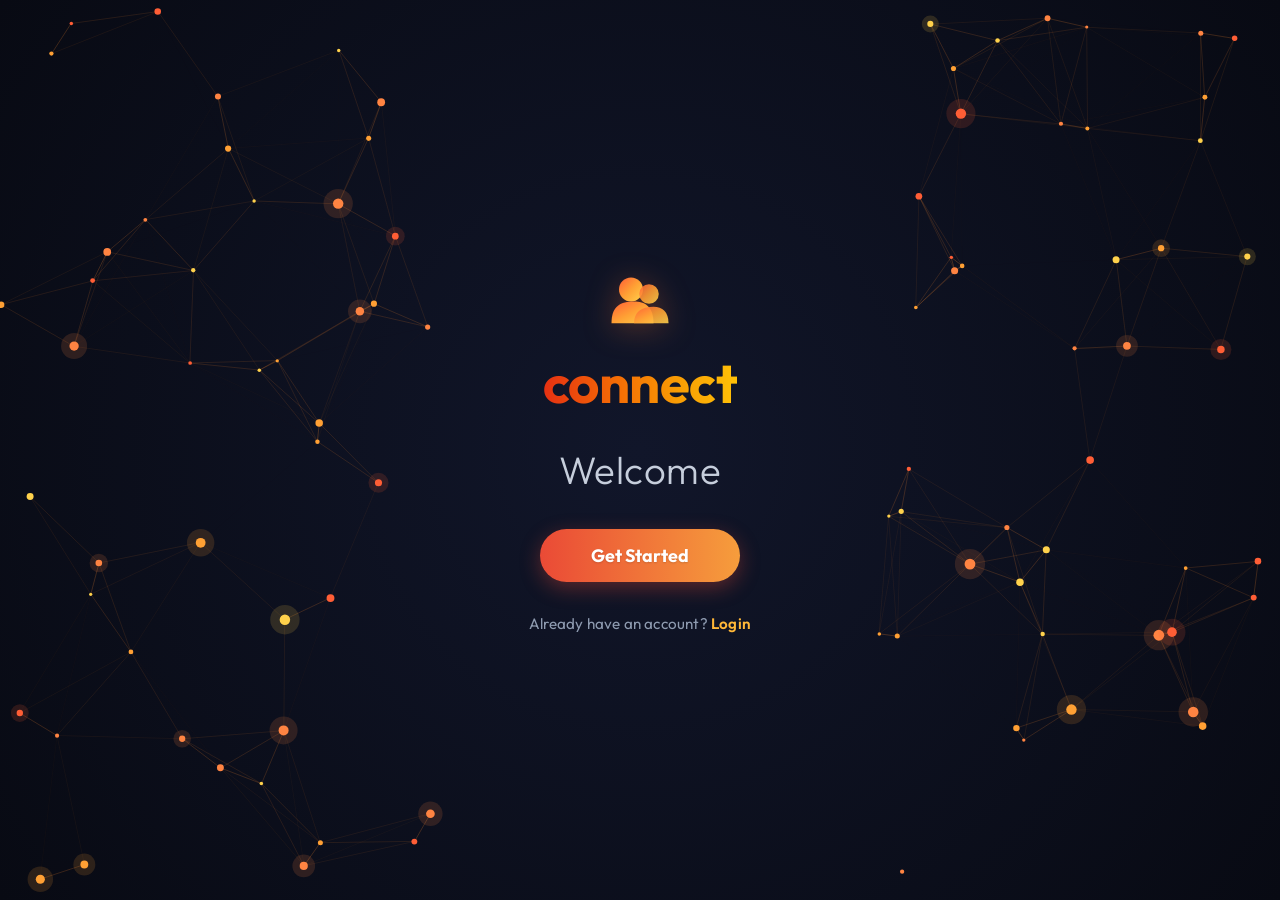
<file: index.html>
<!DOCTYPE html>
<html lang="en">
<head>
  <meta charset="UTF-8">
  <meta name="viewport" content="width=device-width, initial-scale=1.0">
  <title>Connect - Welcome</title>
  <meta name="description" content="Connect with people around the world. Join Connect today.">
  <!-- Google Fonts -->
  <link rel="preconnect" href="https://fonts.googleapis.com">
  <link rel="preconnect" href="https://fonts.gstatic.com" crossorigin>
  <link href="https://fonts.googleapis.com/css2?family=Outfit:wght@300;400;500;600;700&display=swap" rel="stylesheet">
  <link rel="stylesheet" href="style.css">
  <link rel="icon" type="image/png" href="favicon.png">
  <script src="theme.js"></script>
</head>
<body>
  <!-- Canvas for Constellation Background -->
  <canvas id="particle-canvas"></canvas>

  <!-- Hero Content -->
  <main class="hero-container">
    <div class="logo-wrapper">
      <div class="logo-icon">
        <svg xmlns="http://www.w3.org/2000/svg" viewBox="0 0 120 100" fill="none">
          <defs>
            <linearGradient id="userGrad" x1="0%" y1="0%" x2="100%" y2="100%">
              <stop offset="0%" stop-color="#ff5e36" />
              <stop offset="50%" stop-color="#ffa034" />
              <stop offset="100%" stop-color="#ffd24c" />
            </linearGradient>
          </defs>
          <!-- Primary User (Front Left) -->
          <circle cx="48" cy="30" r="16" fill="url(#userGrad)" />
          <path d="M 22 75 C 22 52, 34 46, 52 46 C 66 46, 78 52, 78 75 Z" fill="url(#userGrad)" />
          
          <!-- Secondary User (Back Right) -->
          <circle cx="72" cy="36" r="13" fill="url(#userGrad)" opacity="0.9" />
          <path d="M 52 75 C 52 60, 62 53, 78 53 C 90 53, 98 60, 98 75 Z" fill="url(#userGrad)" opacity="0.9" />
        </svg>
      </div>
      <h1 class="logo-text">connect</h1>
    </div>

    <h2 class="welcome-heading">Welcome</h2>

    <a href="get-started.html" id="get-started-btn" class="btn-primary btn-link">
      <span>Get Started</span>
    </a>

    <p class="login-prompt">
      Already have an account? <a href="login.html" id="login-link" class="login-link">Login</a>
    </p>
  </main>

  <!-- Auth Modal -->
  <div id="auth-modal" class="modal-backdrop hidden" aria-hidden="true">
    <div class="modal-card">
      <button id="modal-close" class="modal-close" aria-label="Close">&times;</button>
      
      <!-- Sign Up View -->
      <div id="signup-view" class="modal-view">
        <h3 class="modal-title">Get Started</h3>
        <p class="modal-subtitle">Create your account to connect</p>
        <form class="auth-form" onsubmit="event.preventDefault(); alert('Account created successfully!');">
          <div class="input-group">
            <label for="reg-name">Full Name</label>
            <input type="text" id="reg-name" placeholder="John Doe" required />
          </div>
          <div class="input-group">
            <label for="reg-email">Email Address</label>
            <input type="email" id="reg-email" placeholder="alex@example.com" required />
          </div>
          <div class="input-group">
            <label for="reg-pass">Password</label>
            <input type="password" id="reg-pass" placeholder="••••••••" required />
          </div>
          <button type="submit" class="btn-primary full-width">Create Account</button>
        </form>
        <p class="switch-prompt">Already a member? <a href="#" id="switch-to-login">Sign in</a></p>
      </div>

      <!-- Login View -->
      <div id="login-view" class="modal-view hidden">
        <h3 class="modal-title">Welcome Back</h3>
        <p class="modal-subtitle">Sign in to continue</p>
        <form class="auth-form" onsubmit="event.preventDefault(); alert('Logged in successfully!');">
          <div class="input-group">
            <label for="login-email">Email Address</label>
            <input type="email" id="login-email" placeholder="alex@example.com" required />
          </div>
          <div class="input-group">
            <label for="login-pass">Password</label>
            <input type="password" id="login-pass" placeholder="••••••••" required />
          </div>
          <button type="submit" class="btn-primary full-width">Sign In</button>
        </form>
        <p class="switch-prompt">New here? <a href="#" id="switch-to-signup">Create account</a></p>
      </div>
    </div>
  </div>

  <script src="script.js"></script>
</body>
</html>
</file>
<file: style.css>
/* Root Color Palette & Design System */
:root {
  --bg-color: #0b0d19;
  --bg-gradient: radial-gradient(circle at center, #11162a 0%, #080a13 100%);
  --text-main: var(--card-bg);
  --text-muted: #8e9bb0;
  --welcome-color: #d1d9e6;
  --gradient-brand: linear-gradient(90deg, #e53012 0%, #f46c05 38%, #f89d04 70%, #ffc107 100%);
  --gradient-btn: linear-gradient(90deg, #ea4a36 0%, #f69d3c 50%, #f1c74d 100%);
  --btn-glow: 0 0 30px rgba(246, 120, 50, 0.45), 0 0 10px rgba(246, 120, 50, 0.2);
  --btn-glow-hover: 0 0 45px rgba(246, 120, 50, 0.7), 0 0 15px rgba(246, 120, 50, 0.4);
  --accent-gold: #ffb738;
}

* {
  box-sizing: border-box;
  margin: 0;
  padding: 0;
}

/* Default Body (Landing, Role Selection, Login) */
body {
  font-family: 'Outfit', -apple-system, BlinkMacSystemFont, 'Segoe UI', Roboto, sans-serif;
  background-color: var(--bg-color);
  background-image: var(--bg-gradient);
  color: var(--text-main);
  min-height: 100vh;
  width: 100vw;
  overflow-x: hidden;
  display: flex;
  justify-content: center;
  align-items: center;
  position: relative;
}

/* Background Canvas */
#particle-canvas {
  position: fixed;
  top: 0;
  left: 0;
  width: 100%;
  height: 100%;
  z-index: 1;
  pointer-events: none;
}

/* Back Link Navigation Button */
.back-link {
  position: absolute;
  top: 2rem;
  left: 2.5rem;
  z-index: 20;
  display: flex;
  align-items: center;
  gap: 0.5rem;
  color: var(--text-muted);
  text-decoration: none;
  font-weight: 500;
  font-size: 0.95rem;
  padding: 0.6rem 1.1rem;
  border-radius: 999px;
  background: rgba(255, 255, 255, 0.05);
  border: 1px solid rgba(255, 255, 255, 0.1);
  backdrop-filter: blur(10px);
  transition: all 0.3s ease;
}

.back-link:hover {
  color: var(--text-main);
  background: rgba(255, 255, 255, 0.12);
  border-color: rgba(255, 255, 255, 0.25);
  transform: translateX(-3px);
}

/* Hero Center Container (index.html) */
.hero-container {
  position: relative;
  z-index: 10;
  display: flex;
  flex-direction: column;
  align-items: center;
  justify-content: center;
  text-align: center;
  padding: 2rem;
  max-width: 520px;
  width: 100%;
  animation: fadeIn 1s cubic-bezier(0.16, 1, 0.3, 1) forwards;
}

.logo-wrapper {
  display: flex;
  flex-direction: column;
  align-items: center;
  gap: 0.75rem;
  margin-bottom: 2rem;
}

.logo-icon {
  width: 90px;
  height: 75px;
  filter: drop-shadow(0 4px 15px rgba(255, 120, 50, 0.3));
  transition: transform 0.4s ease;
}

.logo-icon:hover {
  transform: scale(1.05);
}

.logo-text {
  font-size: 3.4rem;
  font-weight: 700;
  letter-spacing: -0.5px;
  background: var(--gradient-brand);
  -webkit-background-clip: text;
  -webkit-text-fill-color: transparent;
  line-height: 1.1;
}

.welcome-heading {
  font-size: 2.4rem;
  font-weight: 300;
  color: var(--welcome-color);
  margin-bottom: 2.2rem;
  letter-spacing: 0.5px;
  opacity: 0.95;
}

.btn-primary {
  background: linear-gradient(90deg, #ea4a36 0%, #f69d3c 100%);
  color: #ffffff !important;
  border: none;
  padding: 0.95rem 3.2rem;
  border-radius: 999px;
  font-size: 1.12rem;
  font-weight: 700;
  font-family: 'Outfit', sans-serif;
  cursor: pointer;
  box-shadow: 0 6px 20px rgba(234, 74, 54, 0.35);
  transition: all 0.35s cubic-bezier(0.16, 1, 0.3, 1);
  margin-bottom: 2rem;
  position: relative;
  overflow: hidden;
  display: inline-flex;
  align-items: center;
  justify-content: center;
  text-decoration: none;
  text-shadow: 0 1px 2px rgba(0, 0, 0, 0.15);
}

.btn-primary:hover {
  transform: translateY(-2px) scale(1.03);
  box-shadow: var(--btn-glow-hover);
}

.btn-primary:active {
  transform: translateY(1px) scale(0.99);
}

.btn-primary.full-width {
  width: 100%;
  margin-bottom: 0;
  margin-top: 0.8rem;
}

.login-prompt {
  font-size: 0.95rem;
  color: var(--text-muted);
  letter-spacing: 0.2px;
}

.login-link {
  color: var(--accent-gold);
  text-decoration: none;
  font-weight: 600;
  transition: color 0.2s ease, text-shadow 0.2s ease;
}

.login-link:hover {
  color: #ffd875;
  text-shadow: 0 0 10px rgba(255, 183, 56, 0.5);
  text-decoration: underline;
}

/* Role Selection & Login Page Layouts (get-started.html & login.html) */
.role-selection-container, .login-selection-container {
  position: relative;
  z-index: 10;
  display: flex;
  align-items: center;
  justify-content: space-between;
  width: 96%;
  max-width: 1600px;
  min-height: 80vh;
  padding: 2rem 0;
  gap: 3rem;
  margin: 0 auto;
  animation: fadeIn 1s cubic-bezier(0.16, 1, 0.3, 1) forwards;
}

.role-hero-left, .login-hero-left {
  flex: 1;
  text-align: left;
  display: flex;
  flex-direction: column;
  gap: 0.5rem;
}

.role-main-title, .login-main-title {
  font-size: 3.8rem;
  font-weight: 700;
  color: #ffffff !important;
  letter-spacing: -0.5px;
  line-height: 1.1;
}

.role-main-subtitle, .login-main-subtitle {
  font-size: 2.2rem;
  font-weight: 400;
  color: #9ca3af !important;
  letter-spacing: 0.2px;
}

.role-card-wrapper, .login-card-wrapper {
  flex: 1;
  display: flex;
  justify-content: flex-end;
  align-items: center;
}

.role-card {
  background: #ffffff !important;
  border-radius: 28px;
  padding: 2.8rem 2.2rem;
  width: 100%;
  max-width: 450px;
  box-shadow: 0 35px 80px rgba(0, 0, 0, 0.65), 0 0 25px rgba(246, 120, 50, 0.15);
  animation: slideUp 0.8s cubic-bezier(0.16, 1, 0.3, 1) forwards;
}

.card-title {
  font-size: 2.1rem;
  font-weight: 700;
  color: #111827 !important;
  text-align: center;
  margin-bottom: 1.8rem;
  letter-spacing: -0.3px;
}

/* Explicit Form Inputs Styling Fix */
.form-group {
  display: flex;
  flex-direction: column;
  gap: 0.5rem;
  text-align: left;
  width: 100%;
  margin-bottom: 1.2rem;
}

.form-label {
  font-size: 0.95rem;
  font-weight: 600;
  color: #374151 !important;
  display: block;
}

input.form-input, 
input[type="text"].form-input, 
input[type="email"].form-input, 
input[type="password"].form-input {
  -webkit-appearance: none;
  -moz-appearance: none;
  appearance: none;
  display: block;
  width: 100%;
  background: #ffffff !important;
  border: 1.5px solid #d1d5db !important;
  border-radius: 12px;
  padding: 0.85rem 1.1rem;
  font-family: 'Outfit', -apple-system, sans-serif;
  font-size: 1.05rem;
  color: #111827 !important;
  outline: none;
  box-shadow: none;
  transition: border-color 0.2s ease, box-shadow 0.2s ease;
}

input.form-input:focus, 
input[type="text"].form-input:focus, 
input[type="email"].form-input:focus, 
input[type="password"].form-input:focus {
  border-color: #ea4a36 !important;
  box-shadow: 0 0 0 3.5px rgba(234, 74, 54, 0.2) !important;
}

.password-input-wrapper {
  position: relative;
  width: 100%;
  display: flex;
  align-items: center;
}

.password-field {
  padding-right: 3.2rem !important;
}

.toggle-password-btn {
  position: absolute;
  right: 0.8rem;
  background: none;
  border: none;
  cursor: pointer;
  display: flex;
  align-items: center;
  justify-content: center;
  padding: 0.4rem;
  transition: opacity 0.2s ease;
  z-index: 5;
}

.toggle-password-btn:hover {
  opacity: 0.7;
}

.role-options-group {
  display: flex;
  flex-direction: column;
  gap: 1.1rem;
  margin-top: 0.5rem;
  margin-bottom: 2rem;
}

.role-option {
  display: flex;
  align-items: center;
  justify-content: space-between;
  background: #ffffff !important;
  border: 2px solid #e5e7eb !important;
  border-radius: 18px;
  padding: 1rem 1.3rem;
  cursor: pointer;
  transition: all 0.3s cubic-bezier(0.16, 1, 0.3, 1);
  outline: none;
  user-select: none;
}

.role-option:hover {
  border-color: #cbd5e1 !important;
  transform: translateY(-2px);
  box-shadow: 0 10px 20px rgba(0, 0, 0, 0.05);
}

.role-option.selected {
  border-color: #ea4a36 !important;
  background: #fffdfb !important;
  box-shadow: 0 0 0 2px rgba(234, 74, 54, 0.2), 0 10px 25px rgba(234, 74, 54, 0.12) !important;
}

.role-icon-box {
  width: 62px;
  height: 62px;
  border-radius: 16px;
  display: flex;
  align-items: center;
  justify-content: center;
  flex-shrink: 0;
  box-shadow: 0 4px 12px rgba(0, 0, 0, 0.08);
}

.alumni-bg {
  background: linear-gradient(135deg, #ea4a36 0%, #f69d3c 100%);
}

.student-bg {
  background: #e9ecef;
}

.role-label {
  font-size: 1.15rem;
  font-weight: 700;
  color: #111827 !important;
  flex-grow: 1;
  margin-left: 1.1rem;
  text-align: left;
}

.check-badge {
  width: 26px;
  height: 26px;
  border-radius: 50%;
  background: #ea4a36 !important;
  display: flex;
  align-items: center;
  justify-content: center;
  flex-shrink: 0;
}

.check-badge.hidden {
  display: none !important;
}

/* Login Card Stacked Shadow Effect */
.login-card-outer {
  position: relative;
  width: 100%;
  max-width: 440px;
}

.login-card-outer::after {
  content: '';
  position: absolute;
  bottom: -10px;
  left: 2%;
  width: 96%;
  height: 24px;
  background: #151a2b;
  border-radius: 0 0 20px 20px;
  z-index: 1;
  box-shadow: 0 15px 30px rgba(0, 0, 0, 0.4);
}

.login-card {
  position: relative;
  z-index: 2;
  background: #ffffff !important;
  border-radius: 24px;
  padding: 3rem 2.4rem;
  width: 100%;
  box-shadow: 0 35px 80px rgba(0, 0, 0, 0.65), 0 0 25px rgba(246, 120, 50, 0.12);
  animation: slideUp 0.8s cubic-bezier(0.16, 1, 0.3, 1) forwards;
}

.login-form {
  display: flex;
  flex-direction: column;
  gap: 1rem;
}

.login-btn-text {
  letter-spacing: 1.5px;
  font-weight: 700;
  font-size: 1.1rem;
  margin-top: 0.8rem;
  margin-bottom: 0.8rem;
  border-radius: 999px;
  padding: 1rem 2rem;
}

.register-prompt {
  font-size: 0.92rem;
  color: var(--text-app-muted);
  text-align: center;
  margin-top: 0.4rem;
}

.register-link {
  color: #e0812b;
  text-decoration: none;
  font-weight: 700;
  letter-spacing: 0.5px;
  margin-left: 0.2rem;
  transition: color 0.2s ease;
}

.register-link:hover {
  color: #c46d1e;
  text-decoration: underline;
}

.auth-error-banner {
  background: #fee2e2;
  color: #b91c1c;
  border: 1px solid #fca5a5;
  border-radius: 10px;
  padding: 0.75rem 1rem;
  margin-bottom: 1.2rem;
  font-size: 0.88rem;
  font-weight: 500;
  text-align: center;
}

.auth-error-banner.hidden {
  display: none !important;
}

/* ======================================================
   Dashboard / Feed Page Override (dashboard.html)
   ====================================================== */

body.dashboard-body {
  background-color: var(--app-bg) !important;
  background-image: none !important;
  color: var(--text-app-main) !important;
  display: block !important;
  min-height: 100vh;
  overflow-y: auto !important;
  overflow-x: hidden !important;
}

/* Diagnostic Panel */
.diagnostic-panel {
  position: fixed;
  top: 0;
  left: 0;
  width: 100vw;
  background: #111827;
  color: #f9fafb;
  z-index: 1000;
  padding: 1.2rem 2rem;
  border-bottom: 3px solid #f59e38;
  font-family: monospace;
  max-height: 40vh;
  overflow-y: auto;
  box-shadow: 0 10px 30px rgba(0, 0, 0, 0.8);
}

.diagnostic-header {
  display: flex;
  justify-content: space-between;
  align-items: center;
  margin-bottom: 0.8rem;
  padding-bottom: 0.4rem;
  border-bottom: 1px solid #374151;
}

.diagnostic-header h4 {
  font-size: 1.1rem;
  color: #f59e38;
}

.close-diag-btn {
  background: none;
  border: none;
  color: #9ca3af;
  font-size: 1.5rem;
  cursor: pointer;
}

.diagnostic-body {
  display: flex;
  flex-direction: column;
  gap: 0.6rem;
  font-size: 0.88rem;
}

.diagnostic-body pre {
  background: var(--text-app-main);
  padding: 0.6rem;
  border-radius: 6px;
  max-height: 150px;
  overflow-y: auto;
  color: #34d399;
  margin-top: 0.3rem;
}

.diag-error {
  background: #7f1d1d;
  color: #fca5a5;
  padding: 0.6rem 1rem;
  border-radius: 8px;
  margin-top: 0.4rem;
  font-weight: bold;
}

.diag-toggle-btn {
  background: #f3f4f6;
  border: 1px solid var(--border-app-hover);
  padding: 0.4rem 0.85rem;
  border-radius: 999px;
  font-weight: 600;
  font-size: 0.82rem;
  color: #374151;
  cursor: pointer;
  transition: background 0.2s ease;
}

.diag-toggle-btn:hover {
  background: #feefc3;
  color: #b45309;
}

/* Dashboard Header Navigation Bar */
.dashboard-header {
  background: var(--card-bg);
  border-radius: 20px;
  margin: 1.2rem auto;
  width: 96%;
  max-width: 1600px;
  padding: 0.75rem 2rem;
  display: flex;
  align-items: center;
  justify-content: space-between;
  box-shadow: 0 4px 20px rgba(0, 0, 0, 0.03);
  position: relative;
  z-index: 10;
}

.dashboard-logo {
  font-size: 2.3rem;
  font-weight: 700;
  letter-spacing: -1px;
  text-decoration: none;
  background: linear-gradient(90deg, #e53012 0%, #f46c05 38%, #f89d04 70%, #ffc107 100%);
  -webkit-background-clip: text;
  -webkit-text-fill-color: transparent;
  display: inline-block;
  font-family: 'Outfit', sans-serif;
  line-height: 1;
  flex-shrink: 0;
}

.search-bar-wrapper {
  background: #f1f3f6;
  border-radius: 999px;
  padding: 0.6rem 1.4rem;
  flex-grow: 1;
  max-width: 440px;
  margin: 0 1.5rem;
  display: flex;
  align-items: center;
  gap: 0.6rem;
  transition: box-shadow 0.2s ease;
}

.search-bar-wrapper:focus-within {
  box-shadow: 0 0 0 2px rgba(244, 108, 5, 0.2);
}

.search-input {
  background: transparent;
  border: none;
  outline: none;
  font-family: inherit;
  font-size: 0.98rem;
  width: 100%;
  color: #374151;
}

.header-right-user {
  display: flex;
  align-items: center;
  gap: 1rem;
  flex-shrink: 0;
}

.header-profile-photo, #header-user-avatar {
  width: 44px;
  height: 44px;
  border-radius: 50%;
  object-fit: cover;
  border: 2px solid var(--card-bg);
  box-shadow: 0 2px 8px rgba(0, 0, 0, 0.1);
  display: block;
  flex-shrink: 0;
}

.signout-btn {
  background: #f3f4f6;
  border: 1px solid var(--border-app);
  padding: 0.45rem 1rem;
  border-radius: 999px;
  font-weight: 600;
  font-size: 0.85rem;
  color: var(--text-app-muted);
  cursor: pointer;
  transition: all 0.2s ease;
}

.signout-btn:hover {
  background: #fee2e2;
  color: #dc2626;
  border-color: #fca5a5;
}

/* Role Badges & Pills */
.user-role-pill {
  font-size: 0.82rem;
  font-weight: 700;
  padding: 0.35rem 0.85rem;
  border-radius: 999px;
  display: inline-flex;
  align-items: center;
  gap: 0.3rem;
  letter-spacing: 0.3px;
  box-shadow: 0 2px 6px rgba(0, 0, 0, 0.06);
}

.alumni-pill {
  background: linear-gradient(135deg, #d97706 0%, #b45309 100%);
  color: #ffffff !important;
}

.student-pill {
  background: linear-gradient(135deg, #2563eb 0%, #1d4ed8 100%);
  color: #ffffff !important;
}

.sidebar-role-badge {
  font-size: 0.78rem;
  font-weight: 700;
  padding: 0.18rem 0.6rem;
  border-radius: 999px;
  display: inline-block;
  margin-top: 0.2rem;
  margin-bottom: 0.1rem;
}

.alumni-badge {
  background: #fef3c7;
  color: #92400e !important;
  border: 1px solid #fde68a;
}

.student-badge {
  background: #dbeafe;
  color: #1e40af !important;
  border: 1px solid #bfdbfe;
}

.author-badge {
  font-size: 0.75rem;
  font-weight: 700;
  padding: 0.18rem 0.65rem;
  border-radius: 999px;
  display: inline-flex;
  align-items: center;
  gap: 0.2rem;
}

.alumni-badge-tag {
  background: #fef3c7;
  color: #92400e !important;
  border: 1px solid #fde68a;
}

.student-badge-tag {
  background: #dbeafe;
  color: #1e40af !important;
  border: 1px solid #bfdbfe;
}

.create-post-header {
  display: flex;
  align-items: center;
  gap: 0.6rem;
  margin-bottom: 0.8rem;
  padding-bottom: 0.6rem;
  border-bottom: 1px solid #f3f4f6;
}

.posting-as-label {
  font-size: 0.88rem;
  color: #6b7280;
  font-weight: 500;
}

/* Dashboard Container (3 Columns) */
.dashboard-container {
  display: grid;
  grid-template-columns: 240px 1fr 280px;
  gap: 1.5rem;
  width: 96%;
  max-width: 1600px;
  margin: 0 auto 3rem auto;
  align-items: start;
}

.left-sidebar, .right-sidebar {
  position: sticky;
  top: 1.5rem;
  max-height: calc(100vh - 3rem);
  overflow-y: auto;
}

/* Hide scrollbar for sidebars for a cleaner look */
.left-sidebar::-webkit-scrollbar, .right-sidebar::-webkit-scrollbar {
  width: 0px;
  background: transparent;
}

.sidebar-card, .feed-card {
  background: var(--card-bg);
  border-radius: 18px;
  box-shadow: 0 4px 18px rgba(0, 0, 0, 0.03);
  border: 1px solid rgba(0, 0, 0, 0.03);
}

.nav-card {
  display: flex;
  flex-direction: column;
  gap: 0.4rem;
  padding: 1rem 0.8rem;
}

.nav-item {
  display: flex;
  align-items: center;
  gap: 0.8rem;
  padding: 0.85rem 1.1rem;
  border-radius: 14px;
  color: var(--text-app-muted);
  text-decoration: none;
  font-weight: 500;
  font-size: 0.98rem;
  transition: all 0.2s ease;
}

.nav-item:hover {
  background: var(--nav-hover-bg);
  color: #111827;
}

.nav-item.active {
  background: var(--card-bg);
  box-shadow: 0 4px 14px rgba(0, 0, 0, 0.07);
  color: #111827;
  font-weight: 700;
}

.student-profile-widget {
  display: flex;
  align-items: center;
  gap: 0.85rem;
  padding: 1.1rem 1.2rem;
  margin-top: 1.5rem;
}

.widget-avatar {
  width: 46px;
  height: 46px;
  border-radius: 50%;
  object-fit: cover;
  flex-shrink: 0;
}

.widget-info {
  display: flex;
  flex-direction: column;
}

.widget-name {
  font-size: 0.95rem;
  font-weight: 700;
  color: var(--text-app-main);
}

.widget-points {
  font-size: 0.82rem;
  color: #6b7280;
  margin-top: 0.1rem;
}

.main-feed-column {
  display: flex;
  flex-direction: column;
  gap: 1.5rem;
}

#feed-posts-wrapper {
  display: flex;
  flex-direction: column;
  gap: 1.5rem;
}

.create-post-card {
  padding: 1.3rem 1.5rem;
}

.create-post-card textarea {
  width: 100%;
  border: none;
  outline: none;
  font-family: inherit;
  font-size: 1.05rem;
  color: var(--text-app-main);
  resize: none;
  background: transparent;
}

.image-preview-box {
  position: relative;
  margin-top: 0.8rem;
  margin-bottom: 0.5rem;
  max-height: 250px;
  border-radius: 14px;
  overflow: hidden;
  display: inline-block;
  border: 1px solid var(--border-app);
}

.image-preview-box img {
  max-height: 240px;
  max-width: 100%;
  border-radius: 12px;
  display: block;
  object-fit: cover;
}

.remove-preview-btn {
  position: absolute;
  top: 8px;
  right: 8px;
  background: rgba(0, 0, 0, 0.7);
  color: var(--card-bg);
  border: none;
  width: 28px;
  height: 28px;
  border-radius: 50%;
  cursor: pointer;
  font-size: 1.3rem;
  display: flex;
  align-items: center;
  justify-content: center;
  transition: background 0.2s ease;
}

.remove-preview-btn:hover {
  background: rgba(220, 38, 38, 0.9);
}

.post-actions-bar {
  display: flex;
  justify-content: space-between;
  align-items: center;
  margin-top: 0.8rem;
  border-top: 1px solid #f3f4f6;
  padding-top: 0.8rem;
}

.media-buttons {
  display: flex;
  gap: 0.6rem;
}

.media-btn {
  background: none;
  border: none;
  cursor: pointer;
  padding: 0.4rem;
  border-radius: 8px;
  transition: background 0.2s ease;
  display: flex;
  align-items: center;
  justify-content: center;
}

.media-btn:hover {
  background: #f3f4f6;
}

.btn-publish {
  background: var(--gradient-btn);
  color: #ffffff !important;
  border: none;
  padding: 0.55rem 1.6rem;
  border-radius: 999px;
  font-weight: 700;
  font-size: 0.95rem;
  cursor: pointer;
  box-shadow: 0 4px 14px rgba(234, 74, 54, 0.35);
  transition: transform 0.2s ease, box-shadow 0.2s ease;
  text-shadow: 0 1px 2px rgba(0, 0, 0, 0.15);
}

.btn-publish:hover {
  transform: translateY(-1px);
  box-shadow: 0 4px 12px rgba(244, 108, 5, 0.3);
}

.post-card {
  padding: 1.5rem;
}

.post-header {
  display: flex;
  justify-content: space-between;
  align-items: flex-start;
  margin-bottom: 1rem;
}

.post-author-info {
  display: flex;
  gap: 0.85rem;
  align-items: center;
}

.author-avatar {
  width: 48px;
  height: 48px;
  border-radius: 50%;
  object-fit: cover;
  box-shadow: 0 2px 6px rgba(0,0,0,0.1);
  flex-shrink: 0;
}

.author-name-row {
  display: flex;
  align-items: center;
  gap: 0.55rem;
}

.author-name {
  font-weight: 700;
  color: #111827;
  font-size: 1.05rem;
}

.post-time {
  font-size: 0.85rem;
  color: #9ca3af;
  display: block;
  margin-top: 0.15rem;
}

.more-options-btn {
  background: none;
  border: none;
  color: #9ca3af;
  font-size: 1.2rem;
  cursor: pointer;
  padding: 0.2rem;
}

.post-text {
  font-size: 1.05rem;
  color: #374151;
  line-height: 1.5;
  margin-bottom: 1.1rem;
}

.post-image-wrapper {
  margin-bottom: 1.2rem;
  border-radius: 14px;
  overflow: hidden;
}

.post-image {
  width: 100%;
  max-height: 420px;
  object-fit: cover;
  display: block;
  border-radius: 14px;
}

.post-footer {
  display: flex;
  align-items: center;
  gap: 2rem;
  border-top: 1px solid #f3f4f6;
  padding-top: 1rem;
}

.footer-action-btn {
  display: flex;
  align-items: center;
  gap: 0.45rem;
  background: none;
  border: none;
  color: #6b7280;
  font-size: 0.95rem;
  font-weight: 600;
  font-family: inherit;
  cursor: pointer;
  transition: color 0.2s ease;
}

.footer-action-btn:hover {
  color: #111827;
}

.footer-action-btn.liked {
  color: #ef4444;
}

.leaderboard-card {
  padding: 1.5rem 1.25rem;
}

.leaderboard-title {
  font-size: 1.25rem;
  font-weight: 700;
  color: #111827;
  margin-bottom: 1.3rem;
}

.leaderboard-list {
  list-style: none;
  display: flex;
  flex-direction: column;
  gap: 1.15rem;
}

.leaderboard-item {
  display: flex;
  align-items: center;
  gap: 0.9rem;
}

.rank-num {
  font-size: 1.1rem;
  font-weight: 700;
  color: var(--text-app-main);
  width: 16px;
  text-align: center;
}

.rank-avatar {
  width: 42px;
  height: 42px;
  border-radius: 50%;
  object-fit: cover;
  flex-shrink: 0;
}

.rank-details {
  display: flex;
  flex-direction: column;
}

.rank-name {
  font-size: 0.95rem;
  font-weight: 700;
  color: var(--text-app-main);
}

.rank-points {
  font-size: 0.82rem;
  color: #6b7280;
}

.empty-feed-card {
  background: var(--card-bg);
  border-radius: 18px;
  padding: 3.5rem 2rem;
  text-align: center;
  color: #6b7280;
  box-shadow: 0 4px 18px rgba(0, 0, 0, 0.03);
}

.empty-feed-card p {
  font-size: 1.15rem;
  font-weight: 600;
  color: #374151;
  margin-bottom: 0.4rem;
}

.empty-feed-card span {
  font-size: 0.95rem;
  color: #9ca3af;
}

.loading-state-box, .loading-state-txt {
  color: #9ca3af;
  font-size: 0.95rem;
  text-align: center;
  padding: 1.5rem;
}

.hidden {
  display: none !important;
}

/* Keyframe Animations */
@keyframes fadeIn {
  from {
    opacity: 0;
    transform: translateY(15px);
  }
  to {
    opacity: 1;
    transform: translateY(0);
  }
}

@keyframes slideUp {
  from {
    opacity: 0;
    transform: translateY(25px) scale(0.97);
  }
  to {
    opacity: 1;
    transform: translateY(0) scale(1);
  }
}

/* Media Queries for Responsive Screens */
@media (max-width: 1024px) {
  .dashboard-container {
    grid-template-columns: 210px 1fr;
  }
  .right-sidebar {
    display: none;
  }
}

@media (max-width: 768px) {
  .role-selection-container, .login-selection-container {
    flex-direction: column;
    text-align: center;
    gap: 2rem;
    min-height: auto;
    padding-top: 5rem;
  }
  .role-hero-left, .login-hero-left {
    text-align: center;
  }
  .role-main-title, .login-main-title {
    font-size: 3rem;
  }
  .role-main-subtitle, .login-main-subtitle {
    font-size: 1.8rem;
  }
  .dashboard-container {
    grid-template-columns: 1fr;
  }
  .left-sidebar {
    display: none;
  }
  .search-bar-wrapper {
    margin: 0 0.8rem;
  }
}

@media (max-width: 480px) {
  .logo-text {
    font-size: 2.8rem;
  }
  .welcome-heading {
    font-size: 1.8rem;
  }
  .btn-primary {
    padding: 0.85rem 2.5rem;
    font-size: 1rem;
  }
  .back-link {
    top: 1rem;
    left: 1rem;
    padding: 0.4rem 0.8rem;
    font-size: 0.85rem;
  }
  .role-card, .login-card {
    padding: 2rem 1.4rem;
  }
  .role-label {
    font-size: 1rem;
    margin-left: 0.8rem;
  }
  .role-icon-box {
    width: 52px;
    height: 52px;
  }
  background: none;
  border: none;
  color: #6b7280;
  font-size: 0.95rem;
  font-weight: 600;
  font-family: inherit;
  cursor: pointer;
  transition: color 0.2s ease;
}

.footer-action-btn:hover {
  color: #111827;
}

.footer-action-btn.liked {
  color: #ef4444;
}

.leaderboard-card {
  padding: 1.5rem 1.25rem;
}

.leaderboard-title {
  font-size: 1.25rem;
  font-weight: 700;
  color: #111827;
  margin-bottom: 1.3rem;
}

.leaderboard-list {
  list-style: none;
  display: flex;
  flex-direction: column;
  gap: 1.15rem;
}

.leaderboard-item {
  display: flex;
  align-items: center;
  gap: 0.9rem;
}

.rank-num {
  font-size: 1.1rem;
  font-weight: 700;
  color: var(--text-app-main);
  width: 16px;
  text-align: center;
}

.rank-avatar {
  width: 42px;
  height: 42px;
  border-radius: 50%;
  object-fit: cover;
  flex-shrink: 0;
}

.rank-details {
  display: flex;
  flex-direction: column;
}

.rank-name {
  font-size: 0.95rem;
  font-weight: 700;
  color: var(--text-app-main);
}

.rank-points {
  font-size: 0.82rem;
  color: #6b7280;
}



.empty-feed-card {
  background: var(--card-bg);
  border-radius: 18px;
  padding: 3.5rem 2rem;
  text-align: center;
  color: #6b7280;
  box-shadow: 0 4px 18px rgba(0, 0, 0, 0.03);
}

.empty-feed-card p {
  font-size: 1.15rem;
  font-weight: 600;
  color: #374151;
  margin-bottom: 0.4rem;
}

.empty-feed-card span {
  font-size: 0.95rem;
  color: #9ca3af;
}

.loading-state-box, .loading-state-txt {
  color: #9ca3af;
  font-size: 0.95rem;
  text-align: center;
  padding: 1.5rem;
}

.hidden {
  display: none !important;
}

/* Keyframe Animations */
@keyframes fadeIn {
  from {
    opacity: 0;
    transform: translateY(15px);
  }
  to {
    opacity: 1;
    transform: translateY(0);
  }
}

@keyframes slideUp {
  from {
    opacity: 0;
    transform: translateY(25px) scale(0.97);
  }
  to {
    opacity: 1;
    transform: translateY(0) scale(1);
  }
}

/* Media Queries for Responsive Screens */
@media (max-width: 1024px) {
  .dashboard-container {
    grid-template-columns: 210px 1fr;
  }
  .right-sidebar {
    display: none;
  }
}

@media (max-width: 768px) {
  .role-selection-container, .login-selection-container {
    flex-direction: column;
    text-align: center;
    gap: 2rem;
    min-height: auto;
    padding-top: 5rem;
  }
  .role-hero-left, .login-hero-left {
    text-align: center;
  }
  .role-main-title, .login-main-title {
    font-size: 3rem;
  }
  .role-main-subtitle, .login-main-subtitle {
    font-size: 1.8rem;
  }
  .dashboard-container {
    grid-template-columns: 1fr;
  }
  .left-sidebar {
    display: none;
  }
  .search-bar-wrapper {
    margin: 0 0.8rem;
  }
}

@media (max-width: 480px) {
  .logo-text {
    font-size: 2.8rem;
  }
  .welcome-heading {
    font-size: 1.8rem;
  }
  .btn-primary {
    padding: 0.85rem 2.5rem;
    font-size: 1rem;
  }
  .back-link {
    top: 1rem;
    left: 1rem;
    padding: 0.4rem 0.8rem;
    font-size: 0.85rem;
  }
  .role-card, .login-card {
    padding: 2rem 1.4rem;
  }
  .role-label {
    font-size: 1rem;
    margin-left: 0.8rem;
  }
  .role-icon-box {
    width: 52px;
    height: 52px;
  }
  .dashboard-header {
    padding: 0.6rem 1rem;
  }
}

/* =========================================
   COURSES PAGE STYLES
   ========================================= */

.courses-main-column {
  display: flex;
  flex-direction: column;
  gap: 1.5rem;
  width: 100%;
}

.courses-hero {
  background: var(--gradient-brand);
  border-radius: 20px;
  padding: 3rem 2rem;
  color: white;
  position: relative;
  overflow: hidden;
  box-shadow: 0 10px 25px rgba(234, 74, 54, 0.2);
}

.courses-hero-content {
  position: relative;
  z-index: 2;
}

.courses-hero-title {
  font-size: 2.2rem;
  font-weight: 700;
  margin-bottom: 0.5rem;
  letter-spacing: -0.5px;
}

.courses-hero-subtitle {
  font-size: 1.1rem;
  opacity: 0.9;
  max-width: 500px;
}

.courses-filter-bar {
  display: flex;
  gap: 0.8rem;
  overflow-x: auto;
  padding-bottom: 0.5rem;
}

/* Hide scrollbar for filters */
.courses-filter-bar::-webkit-scrollbar {
  display: none;
}
.courses-filter-bar {
  -ms-overflow-style: none;
  scrollbar-width: none;
}

.course-filter-btn {
  background: white;
  border: 1px solid var(--border-app);
  padding: 0.6rem 1.2rem;
  border-radius: 20px;
  font-size: 0.9rem;
  font-weight: 500;
  color: var(--text-app-muted);
  cursor: pointer;
  white-space: nowrap;
  transition: all 0.2s ease;
}

.course-filter-btn:hover {
  background: #f9fafb;
  border-color: var(--border-app-hover);
}

.course-filter-btn.active {
  background: #111827;
  color: white;
  border-color: #111827;
}

.courses-grid {
  display: grid;
  grid-template-columns: repeat(auto-fill, minmax(280px, 1fr));
  gap: 1.5rem;
}

.course-card {
  background: white;
  border-radius: 16px;
  overflow: hidden;
  box-shadow: 0 4px 15px rgba(0, 0, 0, 0.04);
  transition: transform 0.2s ease, box-shadow 0.2s ease;
  border: 1px solid #f3f4f6;
  display: flex;
  flex-direction: column;
}

.course-card:hover {
  transform: translateY(-4px);
  box-shadow: 0 12px 25px rgba(0, 0, 0, 0.08);
}

.course-card-image {
  height: 160px;
  background-size: cover;
  background-position: center;
  position: relative;
}

.course-badge {
  position: absolute;
  top: 1rem;
  left: 1rem;
  background: rgba(255, 255, 255, 0.9);
  backdrop-filter: blur(4px);
  padding: 0.3rem 0.8rem;
  border-radius: 20px;
  font-size: 0.75rem;
  font-weight: 700;
  color: #3b82f6;
}

.business-badge { color: #f59e0b; }
.design-badge { color: #ec4899; }
.career-badge { color: #10b981; }

.course-card-body {
  padding: 1.2rem;
  display: flex;
  flex-direction: column;
  flex: 1;
}

.course-title {
  font-size: 1.15rem;
  font-weight: 700;
  color: #111827;
  margin-bottom: 0.5rem;
  line-height: 1.3;
}

.course-meta {
  display: flex;
  justify-content: space-between;
  align-items: center;
  margin-bottom: 0.8rem;
  font-size: 0.85rem;
  color: #6b7280;
}

.course-instructor {
  display: flex;
  align-items: center;
  gap: 0.4rem;
  font-weight: 500;
}

.instructor-avatar {
  width: 24px;
  height: 24px;
  border-radius: 50%;
  object-fit: cover;
}

.course-desc {
  font-size: 0.9rem;
  color: var(--text-app-muted);
  line-height: 1.5;
  margin-bottom: 1.2rem;
  flex: 1;
}

.course-footer {
  display: flex;
  justify-content: space-between;
  align-items: center;
  padding-top: 1rem;
  border-top: 1px solid #f3f4f6;
}

.course-rating {
  font-weight: 700;
  color: #111827;
  font-size: 0.9rem;
}

.rating-count {
  font-weight: 400;
  color: #9ca3af;
  font-size: 0.8rem;
}

.btn-start-course {
  background: var(--gradient-btn);
  display: inline-block;
  color: white;
  border: none;
  padding: 0.5rem 1.2rem;
  border-radius: 8px;
  font-weight: 600;
  font-size: 0.85rem;
  cursor: pointer;
  transition: opacity 0.2s ease;
}

.btn-start-course:hover {
  opacity: 0.9;
}

/* ─────────────────────────────────────────────────────────────
   COMPLETE UNIFIED DARK THEME SYSTEM
   ───────────────────────────────────────────────────────────── */
[data-theme="dark"],
html.dark-theme,
body.dark-theme,
[data-theme="dark"] body,
[data-theme="dark"] body.messages-body,
[data-theme="dark"] body.network-body,
[data-theme="dark"] body.dashboard-body,
[data-theme="dark"] body.profile-body,
[data-theme="dark"] body.jobs-body,
[data-theme="dark"] body.lb-body,
body.dark-theme.messages-body,
body.dark-theme.network-body,
body.dark-theme.dashboard-body,
body.dark-theme.profile-body,
body.dark-theme.jobs-body,
body.dark-theme.lb-body {
  background-color: #0b0d19 !important;
  background-image: none !important;
  color: #f8fafc !important;
}

/* 1. Transparent Search & Textarea Input Background Fix */
[data-theme="dark"] .header-search-bar input,
[data-theme="dark"] .search-bar input,
[data-theme="dark"] .search-conversation-box input,
[data-theme="dark"] .network-search-box input,
[data-theme="dark"] .job-search-box input,
[data-theme="dark"] .create-post-textarea,
.header-search-bar input,
.search-conversation-box input {
  background: transparent !important;
  color: inherit !important;
}

/* 2. All Card Containers in Dark Mode */
[data-theme="dark"] header,
[data-theme="dark"] nav,
[data-theme="dark"] .dashboard-navbar,
[data-theme="dark"] .messages-navbar,
[data-theme="dark"] .profile-navbar,
[data-theme="dark"] .lb-navbar,
[data-theme="dark"] .jobs-header,
[data-theme="dark"] .sidebar-card,
[data-theme="dark"] .feed-card,
[data-theme="dark"] .create-post-card,
[data-theme="dark"] .info-card,
[data-theme="dark"] .profile-right-column,
[data-theme="dark"] .profile-header-card,
[data-theme="dark"] .chat-card,
[data-theme="dark"] .search-conversation-box,
[data-theme="dark"] .job-item-card,
[data-theme="dark"] .job-card,
[data-theme="dark"] .job-details-pane,
[data-theme="dark"] .network-card,
[data-theme="dark"] .network-member-card,
[data-theme="dark"] .lb-card,
[data-theme="dark"] .podium-card,
[data-theme="dark"] .modal-card,
[data-theme="dark"] .edit-modal-card,
[data-theme="dark"] .message-actions-menu,
[data-theme="dark"] .post-dropdown-menu,
[data-theme="dark"] .login-card-container,
[data-theme="dark"] .role-selection-card,
[data-theme="dark"] .chat-workspace-panel,
[data-theme="dark"] .chat-messages-scroll,
[data-theme="dark"] .chat-header-bar,
[data-theme="dark"] .chat-input-row,
[data-theme="dark"] div[style*="background: #ffffff"],
[data-theme="dark"] div[style*="background: white"] {
  background-color: #1e293b !important;
  color: #f8fafc !important;
  border-color: #334155 !important;
  box-shadow: 0 4px 20px rgba(0, 0, 0, 0.3) !important;
}

/* 3. Pure White User Names & Headings across all pages */
/* 3. Author & Contact Names in Light & Dark Mode */
.author-name,
.post-author-name,
.member-name,
.job-title,
.podium-name,
.lb-user-name,
.conv-name,
.chat-header-name {
  color: #111827 !important;
  font-weight: 700 !important;
}

[data-theme="dark"] .author-name,
[data-theme="dark"] .post-author-name,
[data-theme="dark"] .member-name,
[data-theme="dark"] .job-title,
[data-theme="dark"] .podium-name,
[data-theme="dark"] .lb-user-name,
[data-theme="dark"] .conv-name,
[data-theme="dark"] .chat-header-name,
[data-theme="dark"] .widget-name,
[data-theme="dark"] .contact-name,
[data-theme="dark"] .header-title {
  color: #ffffff !important;
  font-weight: 700 !important;
}

/* 4. Headings & Main Text In Dark Mode */
[data-theme="dark"] h1,
[data-theme="dark"] h2,
[data-theme="dark"] h3,
[data-theme="dark"] h4,
[data-theme="dark"] h5,
[data-theme="dark"] h6,
[data-theme="dark"] p,
[data-theme="dark"] label,
[data-theme="dark"] a.nav-link-item,
[data-theme="dark"] a.profile-nav-item,
[data-theme="dark"] a.lb-nav-item,
[data-theme="dark"] a.nav-item,
[data-theme="dark"] .profile-name-heading,
[data-theme="dark"] .card-heading,
[data-theme="dark"] .panel-header-title,
[data-theme="dark"] .network-title,
[data-theme="dark"] .page-title {
  color: #f1f5f9 !important;
}

[data-theme="dark"] a.nav-item:hover,
[data-theme="dark"] a.nav-item.active,
[data-theme="dark"] .nav-link-item:hover,
[data-theme="dark"] .nav-link-item.active,
[data-theme="dark"] .profile-nav-item.active,
[data-theme="dark"] .lb-nav-item.active {
  color: #ffffff !important;
}

/* 5. Subtitles & Muted Text In Dark Mode */
[data-theme="dark"] .post-time,
[data-theme="dark"] .conv-snippet,
[data-theme="dark"] .conv-time,
[data-theme="dark"] .about-bio-text,
[data-theme="dark"] .stat-label,
[data-theme="dark"] .network-subtitle,
[data-theme="dark"] .search-conversation-input::placeholder,
[data-theme="dark"] .post-text,
[data-theme="dark"] .member-role,
[data-theme="dark"] .job-company-location,
[data-theme="dark"] .lb-score {
  color: #cbd5e1 !important;
}

/* 6. Form Inputs & Textareas In Dark Mode */
[data-theme="dark"] input[type="text"],
[data-theme="dark"] input[type="email"],
[data-theme="dark"] input[type="password"],
[data-theme="dark"] textarea,
[data-theme="dark"] select,
[data-theme="dark"] .search-conversation-input,
[data-theme="dark"] .create-post-textarea {
  color: #f8fafc !important;
  border-color: #475569 !important;
}

/* 7. Messages Page Incoming & Outgoing Bubbles in Dark Mode */
[data-theme="dark"] .message-row.incoming .message-bubble {
  background: #334155 !important;
  color: #f8fafc !important;
}

/* 8. Active & Hover Items in Dark Mode */
[data-theme="dark"] .conversation-item:hover,
[data-theme="dark"] .nav-item:hover {
  background: rgba(255, 255, 255, 0.08) !important;
}

[data-theme="dark"] .conversation-item.active {
  background: #334155 !important;
}

/* ─────────────────────────────────────────────────────────────
   EXPLICIT CHAT SCREEN DARK MODE STYLING
   ───────────────────────────────────────────────────────────── */
[data-theme="dark"] .chat-card,
[data-theme="dark"] .chat-header,
[data-theme="dark"] .chat-messages-log,
[data-theme="dark"] .chat-input-bar {
  background: #1e293b !important;
  color: #f8fafc !important;
  border-color: #334155 !important;
}

[data-theme="dark"] .chat-header-name,
[data-theme="dark"] .conv-name {
  color: #ffffff !important;
  font-weight: 700 !important;
}

[data-theme="dark"] .input-field-wrapper {
  background: #0f172a !important;
  border-color: #475569 !important;
}

[data-theme="dark"] .chat-input {
  color: #ffffff !important;
  background: transparent !important;
}

[data-theme="dark"] .chat-input::placeholder {
  color: #94a3b8 !important;
}

[data-theme="dark"] .chat-messages-log {
  background-color: #1e293b !important;
}

[data-theme="dark"] .message-row.incoming .message-bubble {
  background: #334155 !important;
  color: #ffffff !important;
}

[data-theme="dark"] .conversations-panel {
  background: transparent !important;
  background-color: transparent !important;
  border: none !important;
  box-shadow: none !important;
}

.conversations-list::-webkit-scrollbar-thumb,
[data-theme="dark"] .conversations-list::-webkit-scrollbar-thumb {
  background: rgba(255, 255, 255, 0.15) !important;
  border-radius: 10px;
}

.conversations-list::-webkit-scrollbar-thumb:hover,
[data-theme="dark"] .conversations-list::-webkit-scrollbar-thumb:hover {
  background: rgba(255, 255, 255, 0.3) !important;
}

/* ─────────────────────────────────────────────────────────────
   EXPLICIT NETWORK PAGE DARK MODE STYLING
   ───────────────────────────────────────────────────────────── */
[data-theme="dark"] .suggested-card,
[data-theme="dark"] .network-member-card {
  background: #1e293b !important;
  color: #f8fafc !important;
  border: 1px solid #334155 !important;
  box-shadow: 0 4px 20px rgba(0, 0, 0, 0.3) !important;
}

[data-theme="dark"] .suggested-card-name,
[data-theme="dark"] .member-name {
  color: #ffffff !important;
  font-weight: 700 !important;
}

[data-theme="dark"] .suggested-card-subtitle,
[data-theme="dark"] .member-role,
[data-theme="dark"] .member-subtitle {
  color: #cbd5e1 !important;
}

[data-theme="dark"] .network-search-box {
  background: #1e293b !important;
  border: 1px solid #334155 !important;
}

[data-theme="dark"] .network-search-input {
  color: #ffffff !important;
  background: transparent !important;
}

[data-theme="dark"] .network-search-input::placeholder {
  color: #94a3b8 !important;
}

[data-theme="dark"] .filter-options-btn {
  background: #1e293b !important;
  color: #ffffff !important;
  border: 1px solid #334155 !important;
}

[data-theme="dark"] .tab-btn {
  color: #cbd5e1 !important;
}

[data-theme="dark"] .tab-btn.active {
  color: #ffffff !important;
  font-weight: 700 !important;
}

[data-theme="dark"] .tab-btn.active::after {
  background: #ea580c !important;
}

[data-theme="dark"] .tab-badge {
  background: #334155 !important;
  color: #ffffff !important;
}

[data-theme="dark"] .network-navbar {
  background: #0f172a !important;
  border-bottom-color: #1e293b !important;
}

/* ─────────────────────────────────────────────────────────────
   EXPLICIT JOB BOARD DARK MODE STYLING
   ───────────────────────────────────────────────────────────── */
[data-theme="dark"] .jobs-navbar {
  background: #0f172a !important;
  border-bottom-color: #1e293b !important;
}

[data-theme="dark"] .jobs-nav-item {
  color: #cbd5e1 !important;
}

[data-theme="dark"] .jobs-nav-item:hover,
[data-theme="dark"] .jobs-nav-item.active {
  color: #ffffff !important;
  font-weight: 700 !important;
}

[data-theme="dark"] .job-card,
[data-theme="dark"] .job-detail-panel,
[data-theme="dark"] .main-job-search-box {
  background: #1e293b !important;
  color: #f8fafc !important;
  border-color: #334155 !important;
  box-shadow: 0 4px 20px rgba(0, 0, 0, 0.3) !important;
}

[data-theme="dark"] .job-card.selected {
  border-color: #ea580c !important;
  background: #1e293b !important;
}

[data-theme="dark"] .detail-title,
[data-theme="dark"] .detail-company-name,
[data-theme="dark"] .job-card-title,
[data-theme="dark"] .requirements-heading,
[data-theme="dark"] .alumni-heading,
[data-theme="dark"] .poster-name-title,
[data-theme="dark"] .jobs-page-title {
  color: #ffffff !important;
  font-weight: 700 !important;
}

[data-theme="dark"] .detail-location,
[data-theme="dark"] .job-company-name,
[data-theme="dark"] .job-location-tag,
[data-theme="dark"] .requirements-list,
[data-theme="dark"] .poster-originally-tag {
  color: #cbd5e1 !important;
}

[data-theme="dark"] .btn-message-poster {
  background: #334155 !important;
  color: #ffffff !important;
}

[data-theme="dark"] .filter-pill,
[data-theme="dark"] .right-filter-btn {
  background: #1e293b !important;
  color: #cbd5e1 !important;
  border-color: #334155 !important;
}

[data-theme="dark"] .filter-pill.active,
[data-theme="dark"] .filter-pill:hover {
  background: #334155 !important;
  color: #ffffff !important;
}

/* ─────────────────────────────────────────────────────────────
   EXPLICIT LEADERBOARD DARK MODE STYLING
   ───────────────────────────────────────────────────────────── */
[data-theme="dark"] .lb-navbar {
  background: #0f172a !important;
  border-bottom-color: #1e293b !important;
  width: 100% !important;
  box-sizing: border-box !important;
}

[data-theme="dark"] .lb-nav-item {
  color: #cbd5e1 !important;
}

[data-theme="dark"] .lb-nav-item:hover,
[data-theme="dark"] .lb-nav-item.active {
  color: #ffffff !important;
  font-weight: 700 !important;
}

[data-theme="dark"] .lb-nav-item.active::after {
  background: #ea580c !important;
}

[data-theme="dark"] .lb-title,
[data-theme="dark"] .podium-name,
[data-theme="dark"] .list-user-name,
[data-theme="dark"] .lb-list-item h4 {
  color: #ffffff !important;
  font-weight: 700 !important;
}

[data-theme="dark"] .podium-role,
[data-theme="dark"] .list-user-role,
[data-theme="dark"] .list-rank-num {
  color: #cbd5e1 !important;
}

[data-theme="dark"] .lb-toggle {
  background: #1e293b !important;
  border: 1px solid #334155 !important;
}

[data-theme="dark"] .lb-toggle-btn {
  color: #cbd5e1 !important;
}

[data-theme="dark"] .lb-toggle-btn.active {
  background: #ea580c !important;
  color: #ffffff !important;
}

[data-theme="dark"] .lb-list-container,
[data-theme="dark"] .lb-list-item {
  background: #1e293b !important;
  color: #f8fafc !important;
  border-color: #334155 !important;
}

[data-theme="dark"] .lb-list-item:hover {
  background: rgba(255, 255, 255, 0.05) !important;
}

[data-theme="dark"] .list-rank-num {
  background: #334155 !important;
  color: #ffffff !important;
}

[data-theme="dark"] .lb-container {
  background: transparent !important;
  background-color: transparent !important;
  border: none !important;
  box-shadow: none !important;
}

/* ─────────────────────────────────────────────────────────────
   EXPLICIT PROFILE PAGE DARK MODE STYLING
   ───────────────────────────────────────────────────────────── */
.nav-logout-header-btn {
  background: none;
  border: 1px solid #cbd5e1;
  border-radius: 8px;
  padding: 0.5rem 1.1rem;
  cursor: pointer;
  font-family: inherit;
  font-size: 0.92rem;
  font-weight: 600;
  color: #374151;
  transition: all 0.2s ease;
}

.nav-logout-header-btn:hover {
  background: #f1f5f9;
}

[data-theme="dark"] .profile-navbar {
  background: #0f172a !important;
  border-bottom-color: #1e293b !important;
}

[data-theme="dark"] .profile-nav-item {
  color: #cbd5e1 !important;
}

[data-theme="dark"] .profile-nav-item:hover,
[data-theme="dark"] .profile-nav-item.active {
  color: #ffffff !important;
  font-weight: 700 !important;
}

[data-theme="dark"] .nav-logout-header-btn {
  color: #ffffff !important;
  border-color: rgba(255, 255, 255, 0.3) !important;
  background: transparent !important;
}

[data-theme="dark"] .nav-logout-header-btn:hover {
  background: rgba(255, 255, 255, 0.1) !important;
  border-color: #ffffff !important;
}

[data-theme="dark"] .profile-header-card,
[data-theme="dark"] .profile-right-column,
[data-theme="dark"] .info-card,
[data-theme="dark"] .feed-post-card {
  background: #1e293b !important;
  color: #f8fafc !important;
  border-color: #334155 !important;
  box-shadow: 0 4px 20px rgba(0, 0, 0, 0.3) !important;
}

[data-theme="dark"] .profile-name-heading,
[data-theme="dark"] .stat-number,
[data-theme="dark"] .card-heading,
[data-theme="dark"] .post-author-name,
[data-theme="dark"] .post-author-row,
[data-theme="dark"] .shares-tab-btn.active {
  color: #ffffff !important;
  font-weight: 700 !important;
}

[data-theme="dark"] .profile-role-text,
[data-theme="dark"] .profile-location-text,
[data-theme="dark"] .stat-label,
[data-theme="dark"] .about-bio-text,
[data-theme="dark"] .shares-tab-btn {
  color: #cbd5e1 !important;
}

[data-theme="dark"] .shares-tabs-bar {
  border-bottom-color: #334155 !important;
}

[data-theme="dark"] .post-body-content,
[data-theme="dark"] .post-text {
  color: #f8fafc !important;
}

[data-theme="dark"] .post-time-ago {
  color: #9ca3af !important;
}

[data-theme="dark"] .post-action-btn,
[data-theme="dark"] .post-footer-actions {
  color: #cbd5e1 !important;
}

[data-theme="dark"] .skill-pill {
  background: #334155 !important;
  color: #ffffff !important;
}

[data-theme="dark"] .edit-profile-btn {
  background: #ea580c !important;
  color: #ffffff !important;
}

[data-theme="dark"] .search-bar-wrapper {
  background: #1e293b !important;
  border: 1px solid #334155 !important;
}

[data-theme="dark"] .search-bar-wrapper input,
[data-theme="dark"] .search-input {
  color: #ffffff !important;
  background: transparent !important;
}

[data-theme="dark"] .search-bar-wrapper input::placeholder,
[data-theme="dark"] .search-input::placeholder {
  color: #94a3b8 !important;
}

/* ─────────────────────────────────────────────────────────────
   EXPLICIT COURSES PAGE DARK MODE STYLING
   ───────────────────────────────────────────────────────────── */
[data-theme="dark"] .course-filter-btn {
  background: #1e293b !important;
  color: #cbd5e1 !important;
  border: 1px solid #334155 !important;
}

[data-theme="dark"] .course-filter-btn:hover {
  background: #334155 !important;
  color: #ffffff !important;
}

[data-theme="dark"] .course-filter-btn.active {
  background: #ea580c !important;
  color: #ffffff !important;
  border-color: #ea580c !important;
  font-weight: 700 !important;
}

[data-theme="dark"] .course-card {
  background: #1e293b !important;
  color: #f8fafc !important;
  border: 1px solid #334155 !important;
  box-shadow: 0 4px 20px rgba(0, 0, 0, 0.3) !important;
}

[data-theme="dark"] .course-card-body {
  background: #1e293b !important;
}

[data-theme="dark"] .course-title {
  color: #ffffff !important;
  font-weight: 700 !important;
}

[data-theme="dark"] .course-desc,
[data-theme="dark"] .course-meta,
[data-theme="dark"] .course-instructor,
[data-theme="dark"] .course-duration,
[data-theme="dark"] .rating-count {
  color: #cbd5e1 !important;
}

[data-theme="dark"] .course-badge {
  background: rgba(15, 23, 42, 0.85) !important;
  border: 1px solid rgba(255, 255, 255, 0.15) !important;
}
</file>
